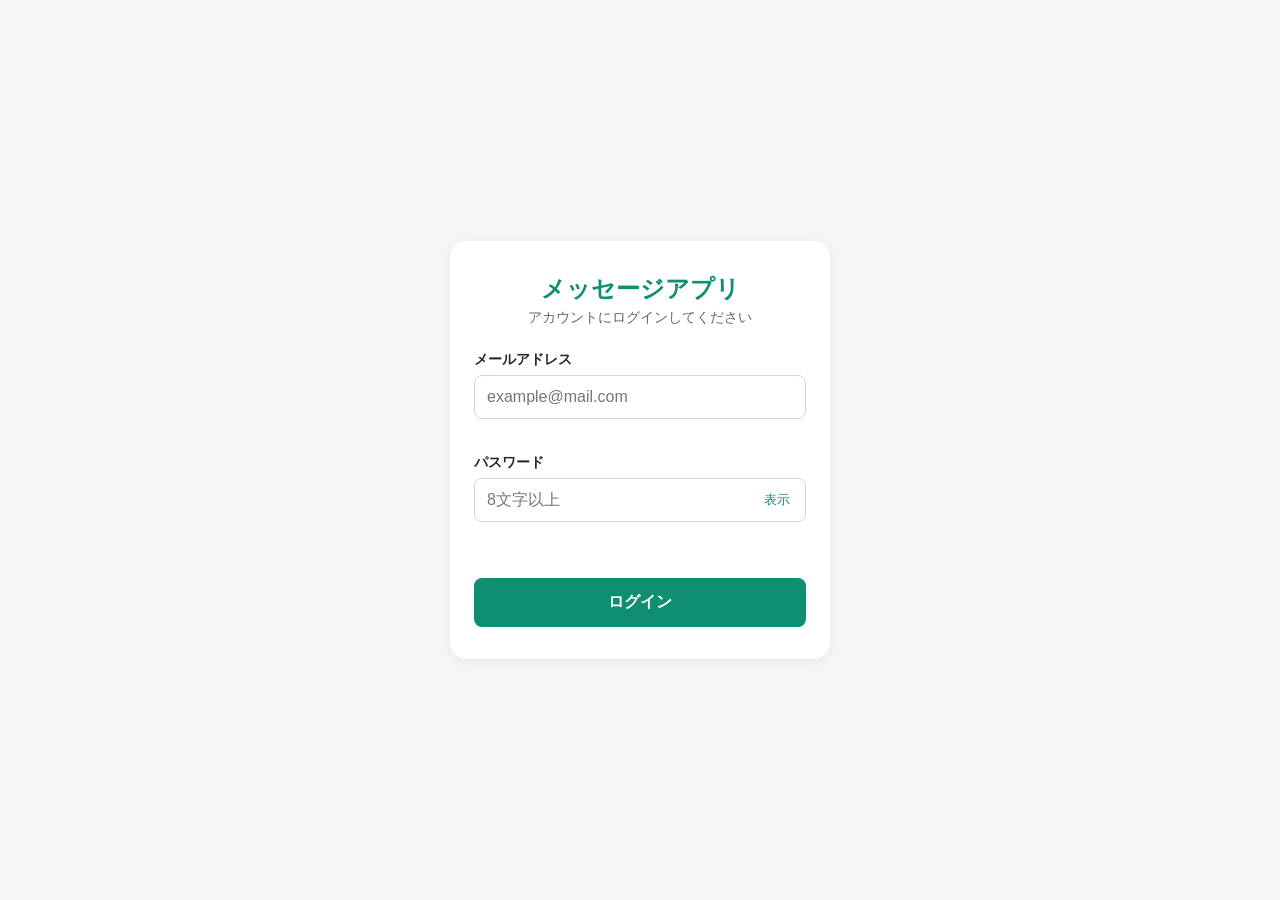
<file: index.html>
<!doctype html>
<html lang="ja">
<head>
  <meta charset="utf-8">
  <meta name="viewport" content="width=device-width, initial-scale=1">
  <title>ログイン | メッセージアプリ</title>
  <link rel="stylesheet" href="css/style.css">
</head>
<body>
  <main class="login">
    <h1 class="login__title">メッセージアプリ</h1>
    <p class="login__lead">アカウントにログインしてください</p>

    <!-- novalidate: ブラウザ標準のチェックを止め、login.js で日本語のエラーを出す -->
    <form id="login-form" class="login__form" novalidate>
      <div class="field">
        <label for="email">メールアドレス</label>
        <input id="email" name="email" type="email" autocomplete="email" placeholder="example@mail.com">
        <p class="field__error" id="email-error" aria-live="polite"></p>
      </div>

      <div class="field">
        <label for="password">パスワード</label>
        <div class="field__password">
          <input id="password" name="password" type="password" autocomplete="current-password" placeholder="8文字以上">
          <button type="button" id="toggle-password" class="field__toggle" aria-label="パスワードを表示">表示</button>
        </div>
        <p class="field__error" id="password-error" aria-live="polite"></p>
      </div>

      <p class="login__error" id="form-error" aria-live="polite"></p>

      <button type="submit" class="button">ログイン</button>
    </form>
  </main>

  <script src="js/login.js"></script>
</body>
</html>
</file>
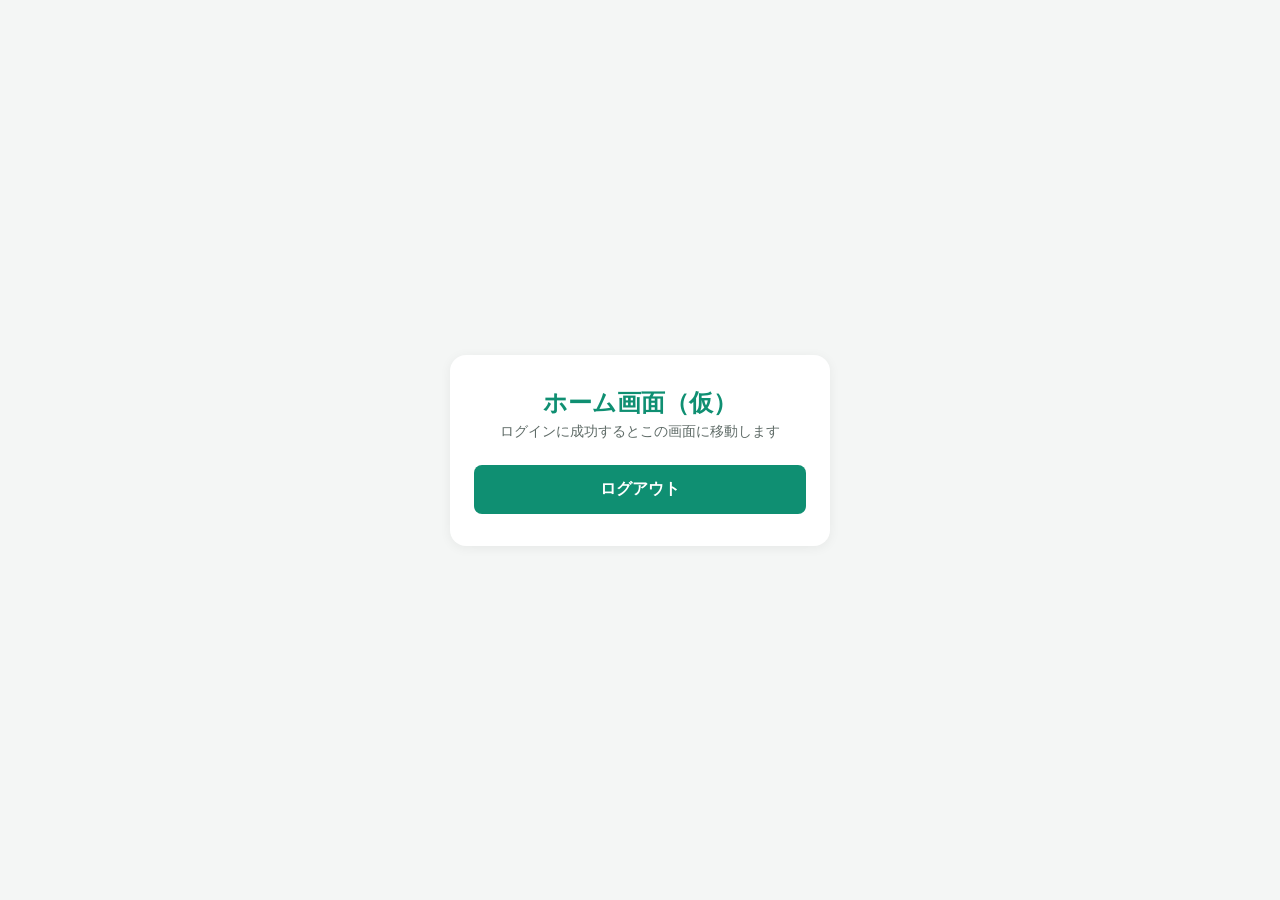
<file: home.html>
<!doctype html>
<html lang="ja">
<head>
  <meta charset="utf-8">
  <meta name="viewport" content="width=device-width, initial-scale=1">
  <title>ホーム | メッセージアプリ</title>
  <link rel="stylesheet" href="css/style.css">
</head>
<body>
  <!-- 仮のホーム画面：ログイン後の遷移を確認するためだけのページ -->
  <main class="login">
    <h1 class="login__title">ホーム画面（仮）</h1>
    <p class="login__lead">ログインに成功するとこの画面に移動します</p>
    <a href="index.html" class="button" style="display:block;text-align:center;text-decoration:none">ログアウト</a>
  </main>
</body>
</html>
</file>
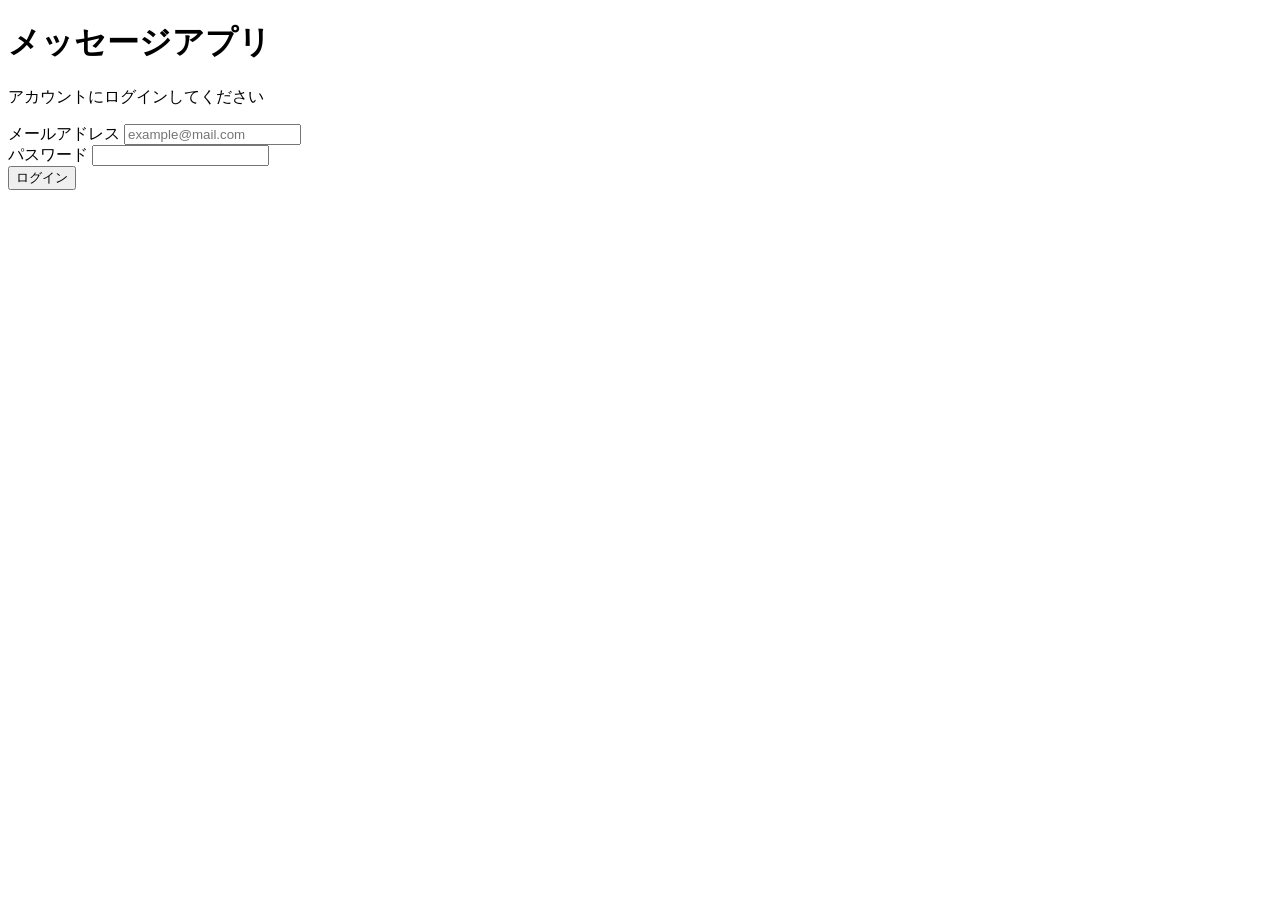
<file: src/main/resources/templates/sessions/new.html>
<!doctype html>
<html lang="ja" xmlns:th="http://www.thymeleaf.org">
<head>
  <meta charset="utf-8">
  <meta name="viewport" content="width=device-width, initial-scale=1">
  <title>ログイン | メッセージアプリ</title>
  <link rel="stylesheet" th:href="@{/css/style.css}">
</head>
<body>
  <!-- 部品5：画面（Railsの ERB）。ログイン画面 -->
  <main class="login">
    <h1 class="login__title">メッセージアプリ</h1>
    <p class="login__lead">アカウントにログインしてください</p>

    <!-- 送信先は POST /login（SessionsController の create） -->
    <form th:action="@{/login}" method="post" class="login__form">
      <!-- ログインに失敗したときだけ、エラー文を表示する -->
      <p class="login__error" th:if="${alert}" th:text="${alert}"></p>

      <div class="field">
        <label for="email">メールアドレス</label>
        <!-- name="email" が、コントローラの @RequestParam String email に届く -->
        <input id="email" type="email" name="email" th:value="${email}"
               autocomplete="email" placeholder="example@mail.com" required>
      </div>

      <div class="field">
        <label for="password">パスワード</label>
        <!-- name="password" が、@RequestParam String password に届く -->
        <input id="password" type="password" name="password"
               autocomplete="current-password" required>
      </div>

      <button type="submit" class="button">ログイン</button>
    </form>
  </main>
</body>
</html>
</file>
<file: css/style.css>
/* 色はここでまとめて管理する（変えたいときはこの部分だけ直す） */
:root {
  --color-main: #0f8f72;
  --color-main-dark: #0b6e58;
  --color-bg: #f4f6f5;
  --color-card: #ffffff;
  --color-text: #1f2a27;
  --color-sub: #5f6b67;
  --color-border: #cfd8d5;
  --color-error: #c8372d;
}

* {
  box-sizing: border-box;
}

body {
  margin: 0;
  min-height: 100vh;
  display: flex;
  align-items: center;
  justify-content: center;
  padding: 16px;
  background: var(--color-bg);
  color: var(--color-text);
  font-family: "Hiragino Sans", "Noto Sans JP", sans-serif;
}

/* ログイン画面の白いカード */
.login {
  width: 100%;
  max-width: 380px;
  padding: 32px 24px;
  background: var(--color-card);
  border-radius: 16px;
  box-shadow: 0 2px 12px rgba(0, 0, 0, 0.06);
}

.login__title {
  margin: 0 0 4px;
  font-size: 24px;
  text-align: center;
  color: var(--color-main);
}

.login__lead {
  margin: 0 0 24px;
  font-size: 14px;
  text-align: center;
  color: var(--color-sub);
}

/* 入力欄1つ分（ラベル＋入力＋エラー） */
.field {
  margin-bottom: 16px;
}

.field label {
  display: block;
  margin-bottom: 6px;
  font-size: 14px;
  font-weight: bold;
}

.field input {
  width: 100%;
  padding: 12px;
  font-size: 16px; /* 16px未満だとiPhoneで入力時に画面が拡大される */
  border: 1px solid var(--color-border);
  border-radius: 8px;
}

.field input:focus {
  outline: 2px solid var(--color-main);
  border-color: var(--color-main);
}

.field input.is-invalid {
  border-color: var(--color-error);
}

.field__password {
  position: relative;
}

.field__password input {
  padding-right: 64px; /* 「表示」ボタンと文字が重ならないように空ける */
}

.field__toggle {
  position: absolute;
  top: 50%;
  right: 8px;
  transform: translateY(-50%);
  padding: 6px 8px;
  font-size: 13px;
  color: var(--color-main);
  background: none;
  border: none;
  cursor: pointer;
}

.field__error,
.login__error {
  margin: 6px 0 0;
  min-height: 1em;
  font-size: 13px;
  color: var(--color-error);
}

.login__error {
  margin-bottom: 8px;
  text-align: center;
}

.button {
  width: 100%;
  padding: 14px;
  font-size: 16px;
  font-weight: bold;
  color: #fff;
  background: var(--color-main);
  border: none;
  border-radius: 8px;
  cursor: pointer;
}

.button:hover {
  background: var(--color-main-dark);
}

.button:disabled {
  opacity: 0.6;
  cursor: wait;
}
</file>
